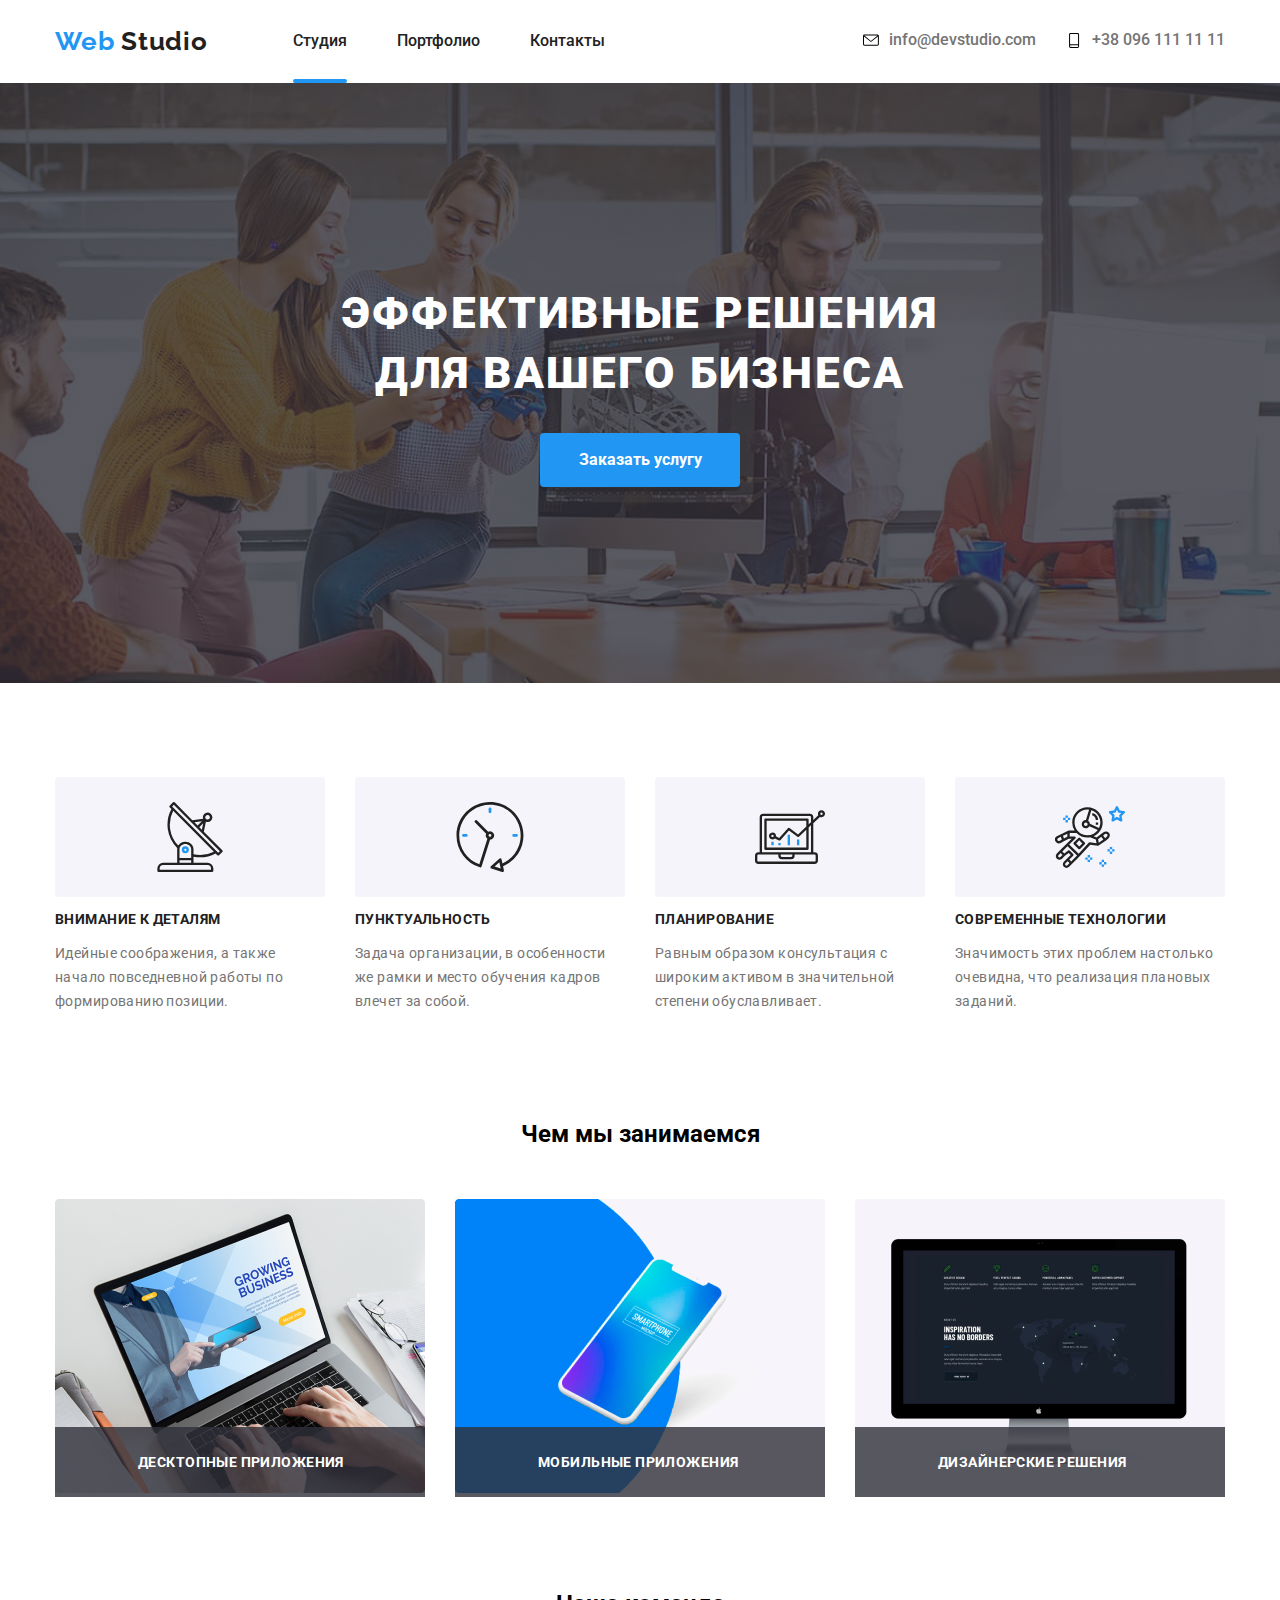
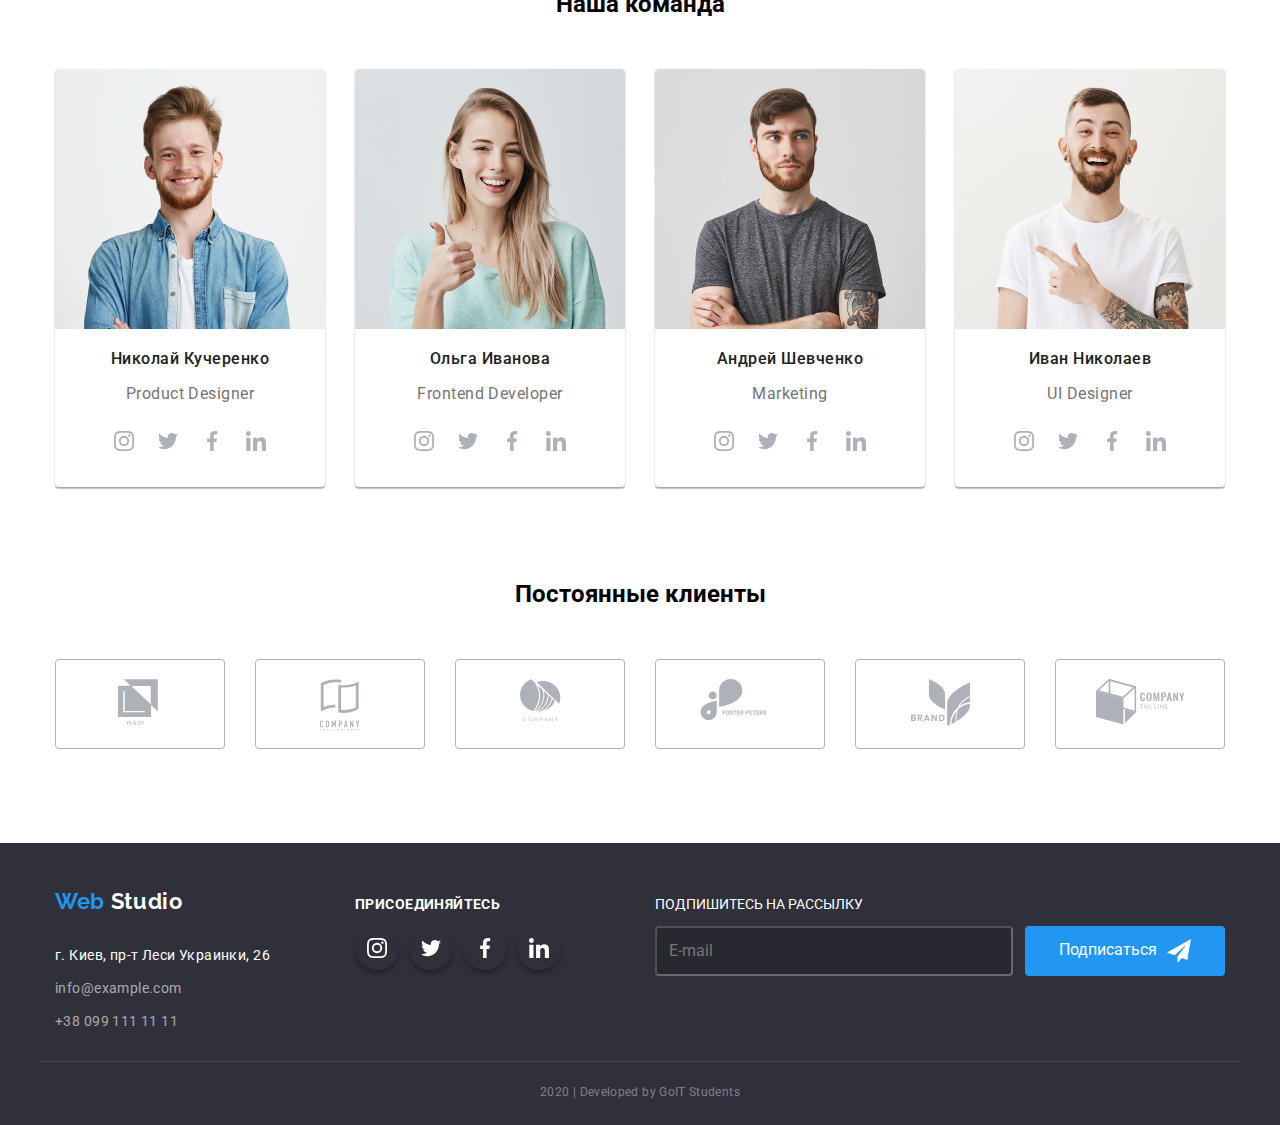
<file: index.html>
<!DOCTYPE html>
<html lang="en">
<head>
    <meta charset="UTF-8">
    <meta name="viewport" content="width=device-width, initial-scale=1.0">
    <title>web_studio.v.1</title>
    <link rel="stylesheet" href="https://cdnjs.cloudflare.com/ajax/libs/modern-normalize/0.6.0/modern-normalize.min.css">
    <link href="https://fonts.googleapis.com/css2?family=Raleway:wght@700&family=Roboto:wght@400;500;700&display=swap" rel="stylesheet">
    <link rel="stylesheet" href="./css/main.min.css">
</head>
<body class="page">
<!--шапка страницы-->
    <header class="content">
        <nav class="main-nav">
            <a class="logo" href="index.html">
            <p><span class="logo-color">Web</span> Studio</p>
            </a>

            <ul class="site-nav list">
                <li class="item active"> <a class="link" href="./index.html">Студия</a> </li>
                <li class="item"> <a class="link" href="./portfolio.html">Портфолио</a> </li>
                <li class="item"> <a class="link" href="">Контакты</a> </li>
            </ul>
            
            <address class="address-list">
                
                <ul class="list address-list">
                    <li class="item">
                        <a class="contacts link" href="mailto:info@devstudio.com">
                            <svg class="mail-icon"><use href="./img/symbol-defs2.svg#icon-mail"></use></svg>
                            info@devstudio.com</a>
                    </li>
                    <li class="item">
                        <a class="contacts link" href="tel:+380961111111">
                            <svg class="mail-icon"><use href="./img/symbol-defs2.svg#icon-phone"></use></svg>
                            +38 096 111 11 11</a>
                    </li>
                </ul>
            
            </address>
        
        
        </nav>  
    </header>
    <main>
        
            <!--герой-->
    <div class="hero-bgc">
        <section class="hero content">
            <h1 class="hero-title">Эффективные решения для вашего бизнеса</h1>
            <button class="button-submit" data-modal-open>Заказать услугу</button>
            <!-- <a class="button-link link" href="">Заказать услугу</a> -->
        </section>
    </div>    

            <!--Преимущества-->
            
        <section class="section-margin content">
            <h2 class="killer-margin">Наши преимущества</h2> <!--делаем не видимым в css, обозначает блок информации-->
            <ul class="advantages list">
                <li class="advantages-item"> 
                    <div class="pict_position">
                        <svg class="advantages-icon"><use href="./img/symbol-defs2.svg#icon-antena"></use></svg>
                    </div>
                    <h3 class="section-title">Внимание к деталям</h3> 
                    <p class="section-item">Идейные соображения, а также начало повседневной работы по формированию позиции.</p>   
                </li>

                <li class="advantages-item">
                    <div class="pict_position">
                        <svg class="advantages-icon"><use href="./img/symbol-defs2.svg#icon-clock"></use></svg>
                    </div>
                    <h3 class="section-title">Пунктуальность</h3>
                    <p class="section-item">Задача организации, в особенности же рамки и место обучения кадров влечет за собой.</p> 
                </li>

                <li class="advantages-item">
                    <div class="pict_position">
                        <svg class="advantages-icon"><use href="./img/symbol-defs2.svg#icon-diagram"></use></svg>
                    </div>
                    <h3 class="section-title">Планирование</h3> 
                    <p class="section-item">Равным образом консультация с широким активом в значительной степени обуславливает.</p>
                </li>

                <li class="advantages-item">
                    <div class="pict_position">
                        <svg class="advantages-icon"><use href="./img/symbol-defs2.svg#icon-astronaut"></use></svg>
                    </div>
                    <h3 class="section-title">Современные технологии</h3>
                    <p class="section-item">Значимость этих проблем настолько очевидна, что реализация плановых заданий.</p>  
                </li>
            </ul>
        </section>
         

            <!--Чем занимаемся-->
        <section class="section-margin content">
            <h2 class="h2-title">Чем мы занимаемся </h2>
            <ul class="work list">
                <li class="work-item">
                    <a class="work-img" href=""> <img src="./img/img1.png" alt="laptop">
                    <h3 class="work-title">Десктопные приложения</h3></a>
                </li>
                <li class="work-item"> 
                    <a class="work-img" href=""> <img src="./img/box.png" alt="smartphone"> 
                    <h3 class="work-title">Мобильные приложения</h3></li></a>
                <li class="work-item"> 
                    <a class="work-img" href=""> <img src="./img/img.png" alt="monitor"> 
                    <h3 class="work-title">Дизайнерские решения</h3></li></a>
            </ul>
        </section>
            

            <!--Наша команда-->
        <section class="content section-margin">
            <h2 class="h2-title">Наша команда</h2>
            <ul class="team list">
                <li class="team-item"> 
                    <img src="./img/img(0).png" alt="John Smith">
                    <h3 class="name">Николай Кучеренко</h3>
                    <p class="function">Product Designer</p> 
                    <!-- список пока не стилизуем, чтобы его было видно визуально -->
                        <ul class="social list">  
                            <li class="social-item"><a class="social-link" href="" aria-label="instagram">
                                <svg class="social-icon">
                                <use href="./img/symbol-defs2.svg#icon-instagram"></use>
                                </svg></a>
                            </li>
                            <li class="social-item"><a class="social-link" href="" aria-label="twitter">
                                <svg class="social-icon">
                                <use href="./img/symbol-defs2.svg#icon-twitter"></use>
                                </svg></a>
                            </li>
                            <li class="social-item"><a class="social-link" href="" aria-label="facebook">
                                <svg class="social-icon">
                                <use href="./img/symbol-defs2.svg#icon-facebook"></use>
                                </svg></a>
                            </li>
                            <li class="social-item"><a class="social-link" href="" aria-label="in">
                                <svg class="social-icon">
                                <use href="./img/symbol-defs2.svg#icon-linkedin"></use>
                                </svg></a>
                            </li>
                        </ul>
                        
                </li>
                
                
                <li class="team-item"> 
                    <img src="./img/img(1).png" alt="Marta Stewart">
                    <h3 class="name">Ольга Иванова</h3>
                    <p class="function">Frontend Developer</p> 
                    <!-- список пока не стилизуем, чтобы его было видно визуально -->
                    <ul class="social list">  
                        <li class="social-item"><a class="social-link" href="" aria-label="instagram">
                            <svg class="social-icon">
                            <use href="./img/symbol-defs2.svg#icon-instagram"></use>
                            </svg></a>
                        </li>
                        <li class="social-item"><a class="social-link" href="" aria-label="twitter">
                            <svg class="social-icon">
                            <use href="./img/symbol-defs2.svg#icon-twitter"></use>
                            </svg></a>
                        </li>
                        <li class="social-item"><a class="social-link" href="" aria-label="facebook">
                            <svg class="social-icon">
                            <use href="./img/symbol-defs2.svg#icon-facebook"></use>
                            </svg></a>
                        </li>
                        <li class="social-item"><a class="social-link" href="" aria-label="in">
                            <svg class="social-icon">
                            <use href="./img/symbol-defs2.svg#icon-linkedin"></use>
                            </svg></a>
                        </li>
                    </ul>
                </li>

                <li class="team-item"> 
                    <img src="./img/img(2).png" alt="Robert Jakis">
                    <h3 class="name">Андрей Шевченко</h3>
                    <p class="function">Marketing</p> 
                    <!-- список пока не стилизуем, чтобы его было видно визуально -->
                    <ul class="social list">  
                        <li class="social-item"><a class="social-link" href="" aria-label="instagram">
                            <svg class="social-icon">
                            <use href="./img/symbol-defs2.svg#icon-instagram"></use>
                            </svg></a>
                        </li>
                        <li class="social-item"><a class="social-link" href="" aria-label="twitter">
                            <svg class="social-icon">
                            <use href="./img/symbol-defs2.svg#icon-twitter"></use>
                            </svg></a>
                        </li>
                        <li class="social-item"><a class="social-link" href="" aria-label="facebook">
                            <svg class="social-icon">
                            <use href="./img/symbol-defs2.svg#icon-facebook"></use>
                            </svg></a>
                        </li>
                        <li class="social-item"><a class="social-link" href="" aria-label="in">
                            <svg class="social-icon">
                            <use href="./img/symbol-defs2.svg#icon-linkedin"></use>
                            </svg></a>
                        </li>
                    </ul>
                </li>

                <li class="team-item"> 
                    <img src="./img/img(3).png" alt="Martin Doe">
                    <h3 class="name">Иван Николаев</h3>
                    <p class="function">UI Designer</p> 
                    <!-- список пока не стилизуем, чтобы его было видно визуально -->
                    <ul class="social list">  
                        <li class="social-item"><a class="social-link" href="" aria-label="instagram">
                            <svg class="social-icon">
                            <use href="./img/symbol-defs2.svg#icon-instagram"></use>
                            </svg></a>
                        </li>
                        <li class="social-item"><a class="social-link" href="" aria-label="twitter">
                            <svg class="social-icon">
                            <use href="./img/symbol-defs2.svg#icon-twitter"></use>
                            </svg></a>
                        </li>
                        <li class="social-item"><a class="social-link" href="" aria-label="facebook">
                            <svg class="social-icon">
                            <use href="./img/symbol-defs2.svg#icon-facebook"></use>
                            </svg></a>
                        </li>
                        <li class="social-item"><a class="social-link" href="" aria-label="in">
                            <svg class="social-icon">
                            <use href="./img/symbol-defs2.svg#icon-linkedin"></use>
                            </svg></a>
                        </li>
                    </ul>
                </li>
                
            </ul>
        </section>
            
            <!--Постоянные клиенты-->
        <section class="content section-margin">
            <h2 class="h2-title">Постоянные клиенты</h2>
            <ul class="clients list">
                <li class="clients-item"><a class="clients-link" href=""><svg class="clients-icon1"><use href="./img/symbol-defs2.svg#icon-logo-1"></use></svg></a></li>
                <li class="clients-item"><a class="clients-link" href=""><svg class="clients-icon2"><use href="./img/symbol-defs2.svg#icon-logo-2"></use></svg></a></li>
                <li class="clients-item"><a class="clients-link" href=""><svg class="clients-icon3"><use href="./img/symbol-defs2.svg#icon-logo-3"></use></svg></a></li>
                <li class="clients-item"><a class="clients-link" href=""><svg class="clients-icon4"><use href="./img/symbol-defs2.svg#icon-logo-4"></use></svg></a></li>
                <li class="clients-item"><a class="clients-link" href=""><svg class="clients-icon5"><use href="./img/symbol-defs2.svg#icon-logo-5"></use></svg></a></li>
                <li class="clients-item"><a class="clients-link" href=""><svg class="clients-icon6"><use href="./img/symbol-defs2.svg#icon-logo-6"></use></svg></a></li>
            </ul>
        </section>
            
        
    </main>

        <!--Подвал-->
    <footer class="section-margin footer">
        <div class="content footer-contacts">
            <div class="column-one">
                <a class="footer-logo" href="index.html">
                    <p class="logo-margin"><span class="logo-color">Web</span> Studio</p>
                </a>
                <address class="footer-address tel-mail">
                    <p class="footer-address-item">г. Киев, пр-т Леси Украинки, 26</p>
                    <a class="link tel-mail-link" href="mailto:info@example.com" >info@example.com</a>
                    <a class="link tel-mail-link" href="tel:+380991111111">+38 099 111 11 11</a>
                </address>
            </div>
            <div class="column-two"> 
                <p class="connecting">присоединяйтесь</p>
                <ul class="social list">  
                    <li class="social-item"><a class="social-link" href="" aria-label="instagram">
                        <svg class="social-icon">
                        <use href="./img/symbol-defs2.svg#icon-instagram"></use>
                        </svg></a>
                    </li>
                    <li class="social-item"><a class="social-link" href="" aria-label="twitter">
                        <svg class="social-icon">
                        <use href="./img/symbol-defs2.svg#icon-twitter"></use>
                        </svg></a>
                    </li>
                    <li class="social-item"><a class="social-link" href="" aria-label="facebook">
                        <svg class="social-icon">
                        <use href="./img/symbol-defs2.svg#icon-facebook"></use>
                        </svg></a>
                    </li>
                    <li class="social-item"><a class="social-link" href="" aria-label="in">
                        <svg class="social-icon">
                        <use href="./img/symbol-defs2.svg#icon-linkedin"></use>
                        </svg></a>
                    </li>
                </ul>
            </div> 
            
            
                <form class="form">
                    <div class="form-field">
                        <p class="form-text">Подпишитесь на рассылку</p>
                            <div class="form-position">
                                <input type="email" placeholder="E-mail" class="form-input" name="email" id="email">
                                <button class="form-button" type="submit">Подписаться <svg class="button-icon"><use href="./img/symbol-defs-3.svg#icon-fly"></use></svg> </button>
                            </div>
                    </div>
                </form>

                  
        </div>       
              <div class="content dev_border"><p class="developed">2020 | Developed by GoIT Students </p></div>
      
    </footer>
    <!-- <button data-modal-open>open modal</button> -->
    <div class="backdrop is-hidden"data-modal>
        <div class="modal">
            <div class="modal-title">
                <b>Оставьте свои данные, мы вам перезвоним</b>
            </div>
            <div class="modal-fild">
                <input class="modal-input" placeholder=" " type="text" name="name" id="name">
                <label class="modal-label" for="name">Имя</label>
                <svg class="modal-icon"><use href="./img/symbol-defs-3.svg#icon-name-icon"></use></svg>
            </div> 
            <div class="modal-fild"> 
                <input class="modal-input" placeholder=" " type="tel" name="tel" id="tel">
                <label class="modal-label" for="tel">Телефон</label>
                <span class="tel-icon"></span>
                <svg class="modal-icon"><use href="./img/symbol-defs-3.svg#icon-tel-icon"></use></svg>
            </div>
            <div class="modal-fild">
                <input class="modal-input" placeholder=" " type="email" name="email" id="email">
                <label class="modal-label" for="email">Почта</label>
                <svg class="modal-icon"><use href="./img/symbol-defs-3.svg#icon-email-icon"></use></svg>
            </div>
            <div class="modal-comment">
                <textarea class="modal-textarea" placeholder=" " name="comment" id="comment" rows="10"></textarea>
                <label class="comment-label" for="comment">Комментарий</label>
            </div>
            <div class="checkbox-fild">
                 <input type="checkbox" class="checkbox" required name="agree" id="agree">
                <label class="checkbox-label" for="agree">соглашаюсь с рассылкой и принимаю <a class="agree-link" href="">Условия договора</a></label>
            </div>
          <button class="button-close" data-modal-close></button> 
          <button class="button-submit" type="submit">Отправить</button>
        </div>

    </div>
    <!-- <script>
        (() => {
        document
          .querySelector('.js-speaker-form')
          .addEventListener('submit', e => {
            e.preventDefault();
            new FormData(e.currentTarget).forEach((value, name) =>
              console.log(${name}: ${value}),
            );
            e.currentTarget.reset();
          });
      })();
    </script> -->
    <script>
        (() => {
  const refs = {
    openModalBtn: document.querySelector('[data-modal-open]'),
    closeModalBtn: document.querySelector('[data-modal-close]'),
    modal: document.querySelector('[data-modal]'),
  };

  refs.openModalBtn.addEventListener('click', toggleModal);
  refs.closeModalBtn.addEventListener('click', toggleModal);

  function toggleModal() {
    refs.modal.classList.toggle('is-hidden');
  }
})();
    </script>
</body>
</html>
</file>
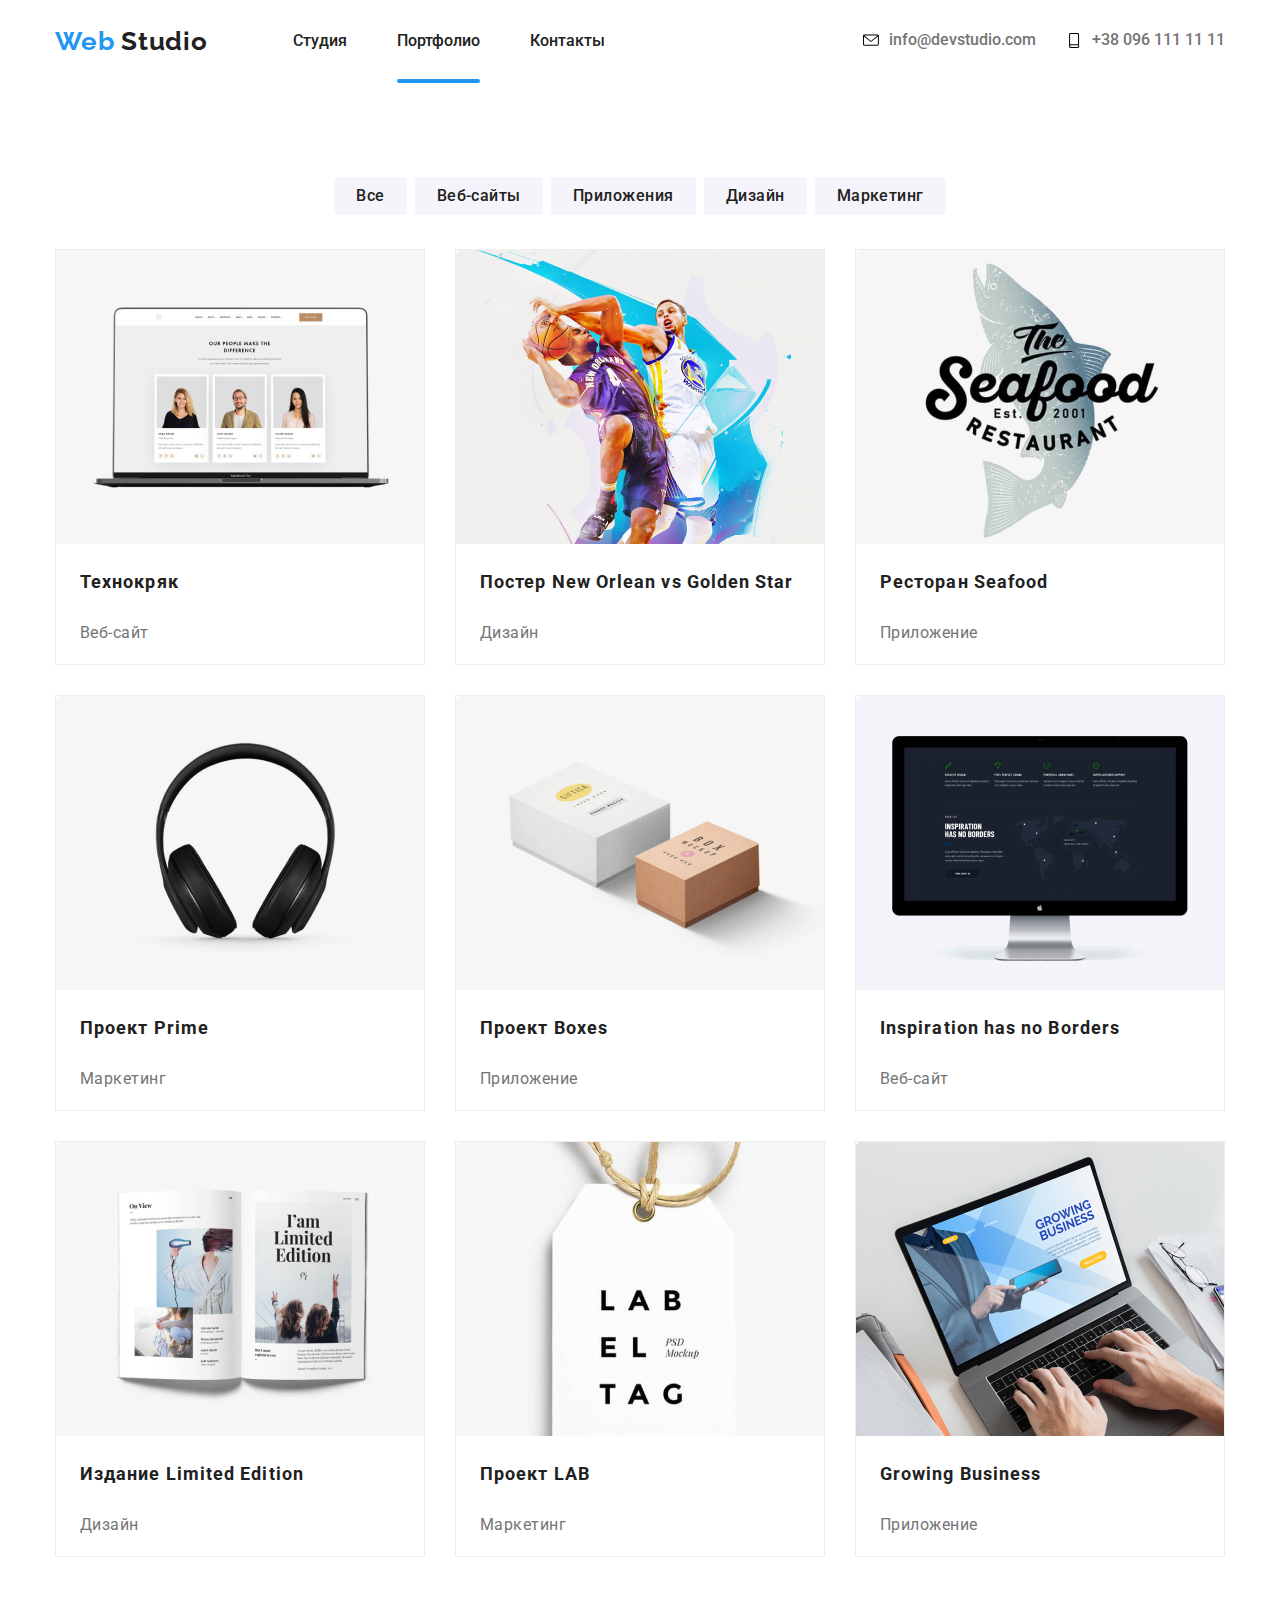
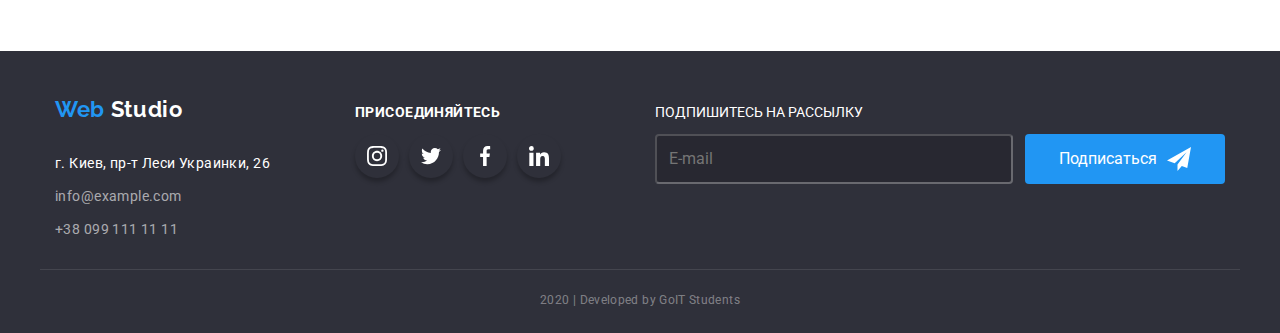
<file: portfolio.html>
<!DOCTYPE html>
<html lang="en">
<head>
    <meta charset="UTF-8">
    <meta name="viewport" content="width=device-width, initial-scale=1.0">
    <title>web_studio.v.2</title>
    <link rel="stylesheet" href="https://cdnjs.cloudflare.com/ajax/libs/modern-normalize/0.6.0/modern-normalize.min.css">
    <link href="https://fonts.googleapis.com/css2?family=Raleway:wght@700&family=Roboto:wght@400;500;700&display=swap" rel="stylesheet">
    <link rel="stylesheet" href="./css/main.min.css">
</head>
<body class="page">

    <h1 class="killer-margin dn">portfolio</h1> <!--сделать невидимым, заголовок страницы-->
    <header class=" border content">
        <nav class="main-nav">
            <a class="logo" href="index.html">
                <p><span class="logo-color">Web</span> Studio</p>
            </a>

            <ul class="site-nav list">
                <li class="item"> <a class="link" href="./index.html">Студия</a> </li>
                <li class="item active"> <a class="link" href="./portfolio.html">Портфолио</a> </li>
                <li class="item"> <a class="link" href="">Контакты</a> </li>
            </ul>
            <address class="address-list">
                <ul class="list address-list">
                    <li class="item">
                        <a class="contacts link" href="mailto:info@devstudio.com">
                            <svg class="mail-icon"><use href="./img/symbol-defs2.svg#icon-mail"></use></svg>
                            info@devstudio.com</a>
                    </li>
                    <li class="item">
                        <a class="contacts link" href="tel:+380961111111">
                            <svg class="mail-icon"><use href="./img/symbol-defs2.svg#icon-phone"></use></svg>
                            +38 096 111 11 11</a>
                    </li>
                </ul>
            </address>
        
        </nav>  
    </header>

    <main>
        <!--блок ссылок 1-->
        <section class="content section-margin">
            <h2 class="dn">блок ссылок 1</h2> <!--сделать невидимым-->
            <div class="radio">
                <div class="radio-item">
                <input type="radio" class="radio-button" name="all" id="all">
                <label for="all" class="radio-label">Все</label>
                </div>
                <div class="radio-item">
                <input type="radio" class="radio-button" name="web-sites" id="web-sites">
                <label for="web-sites" class="radio-label">Веб-сайты</label>
                </div>
                <div class="radio-item">
                <input type="radio" class="radio-button" name="appendix" id="appendix">
                <label for="appendix" class="radio-label">Приложения</label>
                </div>
                <div class="radio-item">
                <input type="radio" class="radio-button" name="design" id="design">
                <label for="design" class="radio-label">Дизайн</label>
                </div>
                <div class="radio-item">
                <input type="radio" class="radio-button" name="marketing" id="marketing">
                <label for="marketing" class="radio-label">Маркетинг</label>
                </div>
            </div>
        </section>

        <section class="content projects">
            <h2 class="killer-margin">блок ссылок 2</h2>
            <ul class="list projects">
                <li class="card">
                    <a class="card-link link" href="">
                        <div class="projects-modal">
                            <img src="./img/img_hw2/tehno.jpg" alt="Технокряк">
                            <p class="card-text">Технокряк это современная площадка распространения коронавируса.
                            Компании используют эту платформу для цифрового шпионажа и атак
                            на защищённые сервера конкурентов</p>
                        </div>
                        <h3 class="projects-title">Технокряк</h3>
                        <p class="projects-item">Веб-сайт</p>
                
                    </a>
                                     
                </li>
                <li class="card">
                    <a class="card-link link" href="">
                        <div class="projects-modal">
                        <img src="./img/img_hw2/img.jpg" alt="Баскетбол">
                        <p class="card-text">Технокряк это современная площадка распространения коронавируса.
                            Компании используют эту платформу для цифрового шпионажа и атак
                            на защищённые сервера конкурентов</p> </div>
                        <h3 class="projects-title">Постер New Orlean vs Golden Star</h3>
                        <p class="projects-item">Дизайн</p>
                        
                    </a>
                </li>
                <li class="card">
                    <a class="card-link link" href="">
                        <div class="projects-modal">
                            <img src="./img/img_hw2/img1.jpg" alt="Ресторан_Seafood">
                            <p class="card-text">Технокряк это современная площадка распространения коронавируса.
                            Компании используют эту платформу для цифрового шпионажа и атак
                            на защищённые сервера конкурентов</p> 
                        </div>
                        <h3 class="projects-title">Ресторан Seafood</h3>
                        <p class="projects-item">Приложение</p>    
                    </a>
                </li>

                <li class="card">
                    <a class="card-link link" href="">
                        <div class="projects-modal">
                            <img src="./img/img_hw2/img2.jpg" alt="Наушники">
                            <p class="card-text">Технокряк это современная площадка распространения коронавируса.
                            Компании используют эту платформу для цифрового шпионажа и атак
                            на защищённые сервера конкурентов</p> 
                        </div>
                        <h3 class="projects-title">Проект Prime</h3>
                        <p class="projects-item">Маркетинг</p>
                    </a>
                </li>

                <li class="card">
                    <a class="card-link link" href="">
                        <div class="projects-modal">
                            <img src="./img/img_hw2/img3.jpg" alt="Коробки">
                            <p class="card-text">Технокряк это современная площадка распространения коронавируса.
                            Компании используют эту платформу для цифрового шпионажа и атак
                            на защищённые сервера конкурентов</p> 
                        </div>
                        <h3 class="projects-title">Проект Boxes</h3>
                        <p class="projects-item">Приложение</p>
                    </a>
                </li>

                <li class="card">
                    <a class="card-link link" href="">
                        <div class="projects-modal">
                        <img src="./img/img_hw2/img4.jpg" alt="Монитор">
                        <p class="card-text">Технокряк это современная площадка распространения коронавируса.
                            Компании используют эту платформу для цифрового шпионажа и атак
                            на защищённые сервера конкурентов</p> 
                        </div>
                        <h3 class="projects-title">Inspiration has no Borders</h3>
                        <p class="projects-item">Веб-сайт</p>
                    </a>
                </li>

                <li class="card">
                    <a class="card-link link" href="">
                        <div class="projects-modal">
                            <img src="./img/img_hw2/img5.jpg" alt="Журнал">
                            <p class="card-text">Технокряк это современная площадка распространения коронавируса.
                            Компании используют эту платформу для цифрового шпионажа и атак
                            на защищённые сервера конкурентов</p> 
                        </div>
                        <h3 class="projects-title">Издание Limited Edition</h3>
                        <p class="projects-item">Дизайн</p>
                    </a>
                </li>

                <li class="card">
                    <a class="card-link link" href="">
                        <div class="projects-modal">
                            <img src="./img/img_hw2/img6.jpg" alt="Лейба">
                            <p class="card-text">Технокряк это современная площадка распространения коронавируса.
                            Компании используют эту платформу для цифрового шпионажа и атак
                            на защищённые сервера конкурентов</p> 
                        </div>
                        <h3 class="projects-title">Проект LAB</h3>
                        <p class="projects-item">Маркетинг</p>
                    </a>
                </li>
                <li class="card">
                    <a class="card-link link" href="">
                        <div class="projects-modal">
                            <img src="./img/img_hw2/img7.jpg" alt="Ноутбук">
                            <p class="card-text">Технокряк это современная площадка распространения коронавируса.
                            Компании используют эту платформу для цифрового шпионажа и атак
                            на защищённые сервера конкурентов</p> 
                        </div>
                        <h3 class="projects-title">Growing Business</h3>
                        <p class="projects-item">Приложение</p>
                    </a>
                </li>
                
            </ul>
        </section>
    </main>

    <footer class="section-margin footer">
        <div class="content footer-contacts">
            <div class="column-one">
                <a class="footer-logo" href="index.html">
                    <p class="logo-margin"><span class="logo-color">Web</span> Studio</p>
                </a>
                <address class="footer-address tel-mail">
                    <p class="footer-address-item">г. Киев, пр-т Леси Украинки, 26</p>
                    <a class="link tel-mail-link" href="mailto:info@example.com" >info@example.com</a>
                    <a class="link tel-mail-link" href="tel:+380991111111">+38 099 111 11 11</a>
                </address>
            
            </div>
            <div class="column-two"> 
                <p class="connecting">присоединяйтесь</p>
                <ul class="social list">  
                    <li class="social-item"><a class="social-link" href="" aria-label="instagram">
                        <svg class="social-icon">
                        <use href="./img/symbol-defs2.svg#icon-instagram"></use>
                        </svg></a>
                    </li>
                    <li class="social-item"><a class="social-link" href="" aria-label="twitter">
                        <svg class="social-icon">
                        <use href="./img/symbol-defs2.svg#icon-twitter"></use>
                        </svg></a>
                    </li>
                    <li class="social-item"><a class="social-link" href="" aria-label="facebook">
                        <svg class="social-icon">
                        <use href="./img/symbol-defs2.svg#icon-facebook"></use>
                        </svg></a>
                    </li>
                    <li class="social-item"><a class="social-link" href="" aria-label="in">
                        <svg class="social-icon">
                        <use href="./img/symbol-defs2.svg#icon-linkedin"></use>
                        </svg></a>
                    </li>
                </ul>
            </div>
            <form class="form">
                <div class="form-field">
                    <p class="form-text">Подпишитесь на рассылку</p>
                        <div class="form-position">
                            <input type="email" placeholder="E-mail" class="form-input" name="email" id="email">
                            <button class="form-button" type="submit">Подписаться <svg class="button-icon"><use href="./img/symbol-defs-3.svg#icon-fly"></use></svg> </button>
                        </div>
                </div>
            </form>       
        </div>       
        <div class="content dev_border"><p class="developed">2020 | Developed by GoIT Students </p></div>
      
    </footer>
</body>
</html>
</file>
<file: css/main.min.css>
/*! modern-normalize v0.7.0 | MIT License | https://github.com/sindresorhus/modern-normalize */*,*::before,*::after{-webkit-box-sizing:border-box;box-sizing:border-box}:root{-moz-tab-size:4;-o-tab-size:4;tab-size:4}html{line-height:1.15;-webkit-text-size-adjust:100%}body{margin:0}body{font-family:system-ui,-apple-system,"Segoe UI",Roboto,Helvetica,Arial,sans-serif,"Apple Color Emoji","Segoe UI Emoji"}hr{height:0}abbr[title]{-webkit-text-decoration:underline dotted;text-decoration:underline dotted}b,strong{font-weight:bolder}code,kbd,samp,pre{font-family:ui-monospace, SFMono-Regular, Consolas, 'Liberation Mono', Menlo, monospace;font-size:1em}small{font-size:80%}sub,sup{font-size:75%;line-height:0;position:relative;vertical-align:baseline}sub{bottom:-0.25em}sup{top:-0.5em}button,input,optgroup,select,textarea{font-family:inherit;font-size:100%;line-height:1.15;margin:0}button,select{text-transform:none}button,[type='button'],[type='reset'],[type='submit']{-webkit-appearance:button}button::-moz-focus-inner,[type='button']::-moz-focus-inner,[type='reset']::-moz-focus-inner,[type='submit']::-moz-focus-inner{border-style:none;padding:0}button:-moz-focusring,[type='button']:-moz-focusring,[type='reset']:-moz-focusring,[type='submit']:-moz-focusring{outline:1px dotted ButtonText}legend{padding:0}progress{vertical-align:baseline}[type='number']::-webkit-inner-spin-button,[type='number']::-webkit-outer-spin-button{height:auto}[type='search']{-webkit-appearance:textfield;outline-offset:-2px}[type='search']::-webkit-search-decoration{-webkit-appearance:none}::-webkit-file-upload-button{-webkit-appearance:button;font:inherit}summary{display:list-item}.page{background-color:#fff;font-family:"Roboto",sans-serif;-webkit-box-sizing:border-box;box-sizing:border-box}.list{list-style:none;padding:0;margin:0}.link{text-decoration:none}.logo{font-family:Raleway;font-weight:bold;font-size:26px;line-height:31px;letter-spacing:0.03em;text-decoration:none;color:#212121}.logo-color{color:#2196F3}.content{width:1200px;padding-left:15px;padding-right:15px;margin-right:auto;margin-left:auto}.main-nav{display:-webkit-box;display:-ms-flexbox;display:flex;-webkit-box-align:center;-ms-flex-align:center;align-items:center}.site-nav{display:-webkit-box;display:-ms-flexbox;display:flex;margin-left:85px;font-family:"Roboto",sans-serif}.site-nav .item{margin-left:auto;position:relative}.site-nav .active::after{content:'';position:absolute;bottom:0;left:0;height:4px;width:100%;background-color:#2196F3;border-radius:4px}.site-nav .item:not(:last-child){margin-right:50px}.site-nav .link{display:block;color:#212121;font-family:"Roboto",sans-serif;font-weight:500;padding-top:32px;padding-bottom:32px;-webkit-transition-property:color;transition-property:color;-webkit-transition-duration:250ms;transition-duration:250ms;-webkit-transition-timing-function:cubic-bezier(0.4, 0, 0.2, 1);transition-timing-function:cubic-bezier(0.4, 0, 0.2, 1)}.site-nav .link:hover,.site-nav .link:focus{color:#2196F3}.address-list{display:-webkit-box;display:-ms-flexbox;display:flex;margin-left:auto}.address-list .item:not(:last-child){margin-right:30px}.address-list .contacts{display:-webkit-inline-box;display:-ms-inline-flexbox;display:inline-flex;-webkit-box-align:center;-ms-flex-align:center;align-items:center;color:#757575;font-style:normal;font-weight:500;-webkit-transition:color 250ms cubic-bezier(0.4, 0, 0.2, 1);transition:color 250ms cubic-bezier(0.4, 0, 0.2, 1)}.address-list .contacts:hover,.address-list .contacts:focus{color:#2196F3;fill:#2196F3}.address-list .contacts:hover svg,.address-list .contacts:focus svg{fill:#2196F3}.address-list .mail-icon{width:16px;height:15px;margin-right:10px;-webkit-transition:fill 250ms cubic-bezier(0.4, 0, 0.2, 1);transition:fill 250ms cubic-bezier(0.4, 0, 0.2, 1)}.hero-bgc{max-width:1600px;max-height:600px;margin-left:auto;margin-right:auto;background-repeat:no-repeat;background-position:center;background-image:-webkit-gradient(linear, left top, left bottom, from(rgba(47,48,58,0.8)), to(rgba(47,48,58,0.8))),url(../img/hw4/hero.jpg);background-image:linear-gradient(rgba(47,48,58,0.8), rgba(47,48,58,0.8)),url(../img/hw4/hero.jpg)}.hero-bgc .hero{width:600px;padding:200px 0px}.hero-bgc .hero .hero-title{font-family:Roboto;font-weight:900;font-size:44px;line-height:60px;text-align:center;letter-spacing:0.05em;text-transform:uppercase;max-width:696px;margin-left:auto;margin-right:auto;margin-bottom:30px;margin-top:0px;color:#fff}.hero-bgc .hero .button-submit{display:block;font-family:Roboto;font-weight:bold;font-size:16px;line-height:30px;text-align:center;margin-left:auto;margin-right:auto;width:200px;color:#fff;background-color:#2196F3;border-radius:4px;border-color:transparent;padding:10px 32px;-webkit-box-shadow:0px 4px rgba(0,0,0,0.15);box-shadow:0px 4px rgba(0,0,0,0.15)}.killer-margin{display:none}.advantages{display:-webkit-box;display:-ms-flexbox;display:flex}.advantages .advantages-item:not(:last-child){margin-right:30px}.advantages .pict_position{width:270px;height:120px;padding:25px 100px;background-color:#F5F4FA;border-radius:4px}.advantages .pict_position .advantages-icon{width:70px;height:70px}.advantages .section-title{font-family:Roboto;font-weight:bold;font-size:14px;line-height:16px;letter-spacing:0.03em;text-transform:uppercase;color:#212121}.advantages .section-item{font-family:Roboto;font-weight:normal;font-size:14px;line-height:24px;letter-spacing:0.03em;color:#757575;text-align:left;width:270px}.section-margin{margin-top:94px}.work{display:-webkit-box;display:-ms-flexbox;display:flex}.work .work-item{position:relative}.work .work-item:not(:last-child){margin-right:30px}.work .work-title{position:absolute;bottom:27px;left:83px;font-family:"Roboto",sans-serif;font-weight:bold;font-size:14px;line-height:16px;letter-spacing:0.03em;text-transform:uppercase;color:#fff;margin-top:0;margin-bottom:0}.work .work-img{position:relative}.work .work-img::before{content:'';position:absolute;bottom:0;left:0;width:370px;height:70px;background-color:rgba(47,48,58,0.8)}.h2-title{text-align:center;margin-bottom:50px;margin-top:0px}.team{display:-webkit-box;display:-ms-flexbox;display:flex}.team .team-item{-webkit-box-shadow:0px 2px 1px rgba(0,0,0,0.2),0px 1px 1px rgba(0,0,0,0.14),0px 1px 3px rgba(0,0,0,0.12);box-shadow:0px 2px 1px rgba(0,0,0,0.2),0px 1px 1px rgba(0,0,0,0.14),0px 1px 3px rgba(0,0,0,0.12);border-radius:0px 0px 4px 4px}.team .team-item:not(:last-child){margin-right:30px}.team .name{font-family:"Roboto",sans-serif;font-weight:500;font-size:16px;line-height:19px;text-align:center;letter-spacing:0.03em;color:#212121}.team .function{font-family:"Roboto",sans-serif;font-weight:normal;font-size:16px;line-height:19px;text-align:center;letter-spacing:0.03em;color:#757575}.team .social{display:-webkit-box;display:-ms-flexbox;display:flex;-webkit-box-pack:center;-ms-flex-pack:center;justify-content:center}.team .social-item{margin-bottom:24px;width:44px;height:44px}.team .social-item+.team .social-item{margin-left:10px}.team .social-link{display:block;width:44px;height:44px;padding:12px;margin-bottom:24px;border-radius:100px;-webkit-transition-property:background-color;transition-property:background-color;-webkit-transition-duration:250ms;transition-duration:250ms;-webkit-transition-timing-function:cubic-bezier(0.4, 0, 0.2, 1);transition-timing-function:cubic-bezier(0.4, 0, 0.2, 1)}.team .social-link:hover,.team .social-link:focus{background-color:#2196F3;border-radius:100px}.team .social-link:hover svg,.team .social-link:focus svg{fill:#fff}.team .social-icon{width:20px;height:20px;fill:#AFB1B8;-webkit-transition:fill 250ms cubic-bezier(0.4, 0, 0.2, 1);transition:fill 250ms cubic-bezier(0.4, 0, 0.2, 1)}.clients{display:-webkit-box;display:-ms-flexbox;display:flex;-webkit-box-pack:justify;-ms-flex-pack:justify;justify-content:space-between}.clients-item{width:170px;height:90px}.clients-link{display:inline-block;width:170px;height:90px;border-radius:4px;border:solid #AFB1B8;border-width:1px;text-align:center;padding:19px 0px;-webkit-transition:all 250ms cubic-bezier(0.4, 0, 0.2, 1);transition:all 250ms cubic-bezier(0.4, 0, 0.2, 1)}.clients-link:hover svg,.clients-link:focus svg{fill:#2196F3}.clients-link:hover,.clients-link:focus{border-color:#2196F3}.clients-icon1{width:44px;height:49px;fill:#AFB1B8;-webkit-transition:fill 250ms cubic-bezier(0.4, 0, 0.2, 1);transition:fill 250ms cubic-bezier(0.4, 0, 0.2, 1)}.clients-icon2{width:40px;height:52px;fill:#AFB1B8;-webkit-transition:fill 250ms cubic-bezier(0.4, 0, 0.2, 1);transition:fill 250ms cubic-bezier(0.4, 0, 0.2, 1)}.clients-icon3{width:41px;height:43px;fill:#AFB1B8;-webkit-transition:fill 250ms cubic-bezier(0.4, 0, 0.2, 1);transition:fill 250ms cubic-bezier(0.4, 0, 0.2, 1)}.clients-icon4{width:80px;height:42px;fill:#AFB1B8;-webkit-transition:fill 250ms cubic-bezier(0.4, 0, 0.2, 1);transition:fill 250ms cubic-bezier(0.4, 0, 0.2, 1)}.clients-icon5{width:59px;height:47px;fill:#AFB1B8;-webkit-transition:fill 250ms cubic-bezier(0.4, 0, 0.2, 1);transition:fill 250ms cubic-bezier(0.4, 0, 0.2, 1)}.clients-icon6{width:89px;height:46px;fill:#AFB1B8;-webkit-transition:fill 250ms cubic-bezier(0.4, 0, 0.2, 1);transition:fill 250ms cubic-bezier(0.4, 0, 0.2, 1)}.footer{background-color:#2F303A;padding-bottom:21px}.footer-contacts{display:-webkit-box;display:-ms-flexbox;display:flex;-webkit-box-pack:center;-ms-flex-pack:center;justify-content:center;-webkit-box-align:baseline;-ms-flex-align:baseline;align-items:baseline;margin-bottom:28px}.column-one{width:231px;text-align:left;margin-right:69px}.column-one .footer-logo{font-size:22px;line-height:26px;font-family:Raleway;font-weight:bold;letter-spacing:0.03em;text-decoration:none;color:#fff}.column-one .logo-margin{margin-bottom:0;margin-top:45px}.column-one .logo-color{color:.column-one .logo-color accent-color}.footer-address{font-family:"Roboto",sans-serif;font-style:normal;font-weight:normal;font-size:14px;line-height:24px;margin-top:20px;letter-spacing:0.03em;color:#fff}.tel-mail{display:-webkit-box;display:-ms-flexbox;display:flex;-webkit-box-orient:vertical;-webkit-box-direction:normal;-ms-flex-direction:column;flex-direction:column;-webkit-box-pack:baseline;-ms-flex-pack:baseline;justify-content:baseline}.footer-address-item{margin-top:9px;margin-bottom:0}.tel-mail-link{margin-top:9px;color:rgba(255,255,255,0.6)}.column-two{margin-right:94px}.column-two .connecting{font-family:"Roboto",sans-serif;font-style:normal;font-weight:bold;font-size:14px;line-height:16px;letter-spacing:0.03em;text-transform:uppercase;color:#fff}.column-two .social{display:-webkit-box;display:-ms-flexbox;display:flex;-webkit-box-pack:center;-ms-flex-pack:center;justify-content:center}.column-two .social-item{margin-bottom:24px;width:44px;height:44px}.column-two .social-item+.social-item{margin-left:10px}.column-two .social-link{display:block;width:44px;height:44px;padding:12px;margin-bottom:24px;border-radius:100px;-webkit-box-shadow:0px 4px 4px rgba(0,0,0,0.25);box-shadow:0px 4px 4px rgba(0,0,0,0.25);-webkit-transition-property:background-color;transition-property:background-color;-webkit-transition-duration:250ms;transition-duration:250ms;-webkit-transition-timing-function:cubic-bezier(0.4, 0, 0.2, 1);transition-timing-function:cubic-bezier(0.4, 0, 0.2, 1)}.column-two .social-link:hover,.column-two .social-link:focus{background-color:#2196F3;border-radius:100px}.column-two .social-icon{width:20px;height:20px;fill:#fff;-webkit-transition:fill 250ms cubic-bezier(0.4, 0, 0.2, 1);transition:fill 250ms cubic-bezier(0.4, 0, 0.2, 1)}.form{text-align:right}.form-field{display:block}.form-text{display:-webkit-box;display:-ms-flexbox;display:flex;font-family:"Roboto",sans-serif;font-style:Bold;font-size:14px;line-height:16px;text-align:Left;letter-spacing:3%;text-transform:uppercase;color:#fff}.form-position{display:-webkit-box;display:-ms-flexbox;display:flex}.form-input{width:358px;height:50px;margin-right:12px;padding:18px 12px;border-radius:4px;border-color:rgba(255,255,255,0.3);background-color:rgba(0,0,0,0.15);color:#fff}.form-input:focus .form-label{-webkit-transform:translateY(-5px) translateX(-10px);transform:translateY(-5px) translateX(-10px)}.form-button{display:-webkit-inline-box;display:-ms-inline-flexbox;display:inline-flex;-webkit-box-align:center;-ms-flex-align:center;align-items:center;width:200px;height:50px;background-color:#2196F3;color:#fff;border-radius:4px;border-color:transparent;text-align:center;padding:10px 32px}.button-icon{fill:#fff;width:24px;height:24px;margin-left:10px}.developed{font-family:"Roboto",sans-serif;font-style:normal;font-weight:normal;font-size:12px;line-height:24px;text-align:center;letter-spacing:0.03em;color:rgba(255,255,255,0.4);margin-top:0;margin-bottom:0}.dev_border{border-top:1px solid rgba(255,255,255,0.1);padding-top:18px}.backdrop{position:fixed;top:0;left:0;width:100%;height:100%;background-color:rgba(33,33,33,0.2);-webkit-transition:all 250ms cubic-bezier(0.4, 0, 0.2, 1);transition:all 250ms cubic-bezier(0.4, 0, 0.2, 1)}.backdrop.is-hidden{opacity:0;pointer-events:none;-webkit-transition:all 250ms cubic-bezier(0.4, 0, 0.2, 1);transition:all 250ms cubic-bezier(0.4, 0, 0.2, 1)}.modal{position:absolute;top:50%;left:50%;-webkit-transform:translate(-50%, -50%);transform:translate(-50%, -50%);min-width:528px;min-height:581px;padding:40px;border-radius:4px;background-color:white;-webkit-box-shadow:0px 2px rgba(0,0,0,0.2),0px 1px rgba(0,0,0,0.14),0px 1px rgba(0,0,0,0.12);box-shadow:0px 2px rgba(0,0,0,0.2),0px 1px rgba(0,0,0,0.14),0px 1px rgba(0,0,0,0.12)}.modal-title{text-align:center;font-size:20px;line-height:23px;letter-spacing:3%;margin-bottom:30px}.modal-fild{position:relative;display:-webkit-box;display:-ms-flexbox;display:flex;-webkit-box-orient:vertical;-webkit-box-direction:normal;-ms-flex-direction:column;flex-direction:column;margin-bottom:28px}.modal-input{padding:12px 42px;border-radius:4px;border:1px solid rgba(33,33,33,0.2);-webkit-transition:200ms ease border;transition:200ms ease border}.modal-input:focus{outline:none;border-color:#2196F3}.modal-label{position:absolute;top:50%;left:42px;-webkit-transform:translateY(-50%);transform:translateY(-50%);font-size:14px;line-height:16px;color:#757575;letter-spacing:0.01em;-webkit-transition:200ms ease all;transition:200ms ease all}.modal-input:not(:placeholder-shown)+.modal-label,.modal-input:focus+.modal-label{-webkit-transform:translate(-26px, -40px);transform:translate(-26px, -40px);color:#2196F3}.modal-icon{position:absolute;top:50%;left:16px;-webkit-transform:translateY(-50%);transform:translateY(-50%);width:18px;height:18px}.modal-input:focus ~ .modal-icon{fill:#2196F3}.modal-comment{position:relative;display:-webkit-box;display:-ms-flexbox;display:flex;-webkit-box-orient:vertical;-webkit-box-direction:normal;-ms-flex-direction:column;flex-direction:column;margin-bottom:20px;font-family:inherit}.comment-label{position:absolute;top:12px;left:16px;-webkit-transform:translateY(-50%);transform:translateY(-50%);font-size:14px;line-height:16px;color:#757575;letter-spacing:0.01em;-webkit-transition:200ms ease all;transition:200ms ease all}.modal-textarea{padding:12px 16px;border-radius:4px;border:1px solid rgba(33,33,33,0.2);-webkit-transition:200ms ease border;transition:200ms ease border}.modal-textarea:not(:placeholder-shown)+.comment-label,.modal-textarea:focus+.comment-label{-webkit-transform:translate(-5px, -33px);transform:translate(-5px, -33px);color:#2196F3}.checkbox{-webkit-appearance:none;-moz-appearance:none;appearance:none;position:absolute}.checkbox-fild{text-align:center;margin-bottom:30px;font-size:14px;line-height:24px;color:#757575}.checkbox-fild,.checkbox-label{display:-webkit-inline-box;display:-ms-inline-flexbox;display:inline-flex;-webkit-box-align:center;-ms-flex-align:center;align-items:center}.checkbox ~ .checkbox-label:before{content:'';display:block;width:15px;height:15px;border:2px solid #212121;border-radius:3px;margin-right:8px}.checkbox:checked ~ .checkbox-label:before{background-color:#2196F3;border-color:transparent;background-image:url(../img/galka.svg);background-size:15px;background-position:center;background-repeat:no-repeat}.agree-link{color:#2196F3;margin-left:5px}.button-submit{display:block;font-family:#757575;font-weight:bold;font-size:16px;line-height:30px;text-align:center;margin-left:auto;margin-right:auto;width:200px;color:#fff;background-color:#2196F3;border-radius:4px;border-color:transparent;padding:10px 32px;-webkit-box-shadow:0px 4px rgba(0,0,0,0.15);box-shadow:0px 4px rgba(0,0,0,0.15)}.button-close{position:absolute;top:0;right:0;width:30px;height:30px;background-image:url(../img/close.svg);background-color:#fff;border-radius:100px;border-color:transparent;background-repeat:no-repeat;background-position:center;-webkit-transform:translate(9px, -9px);transform:translate(9px, -9px);-webkit-box-shadow:0px 2px 1px rgba(0,0,0,0.2),0px 1px 1px rgba(0,0,0,0.14),0px 1px 3px rgba(0,0,0,0.12);box-shadow:0px 2px 1px rgba(0,0,0,0.2),0px 1px 1px rgba(0,0,0,0.14),0px 1px 3px rgba(0,0,0,0.12)}.is-hidden{opacity:0;pointer-events:none;-webkit-transition:all 250ms cubic-bezier(0.4, 0, 0.2, 1);transition:all 250ms cubic-bezier(0.4, 0, 0.2, 1)}.radio{display:-webkit-box;display:-ms-flexbox;display:flex;-webkit-box-pack:center;-ms-flex-pack:center;justify-content:center;margin-bottom:34px}.radio-button{-webkit-appearance:none;-moz-appearance:none;appearance:none;position:absolute}.radio-item{font-family:#757575;font-style:normal;font-weight:500;font-size:16px;line-height:26px;text-align:center;letter-spacing:0.03em;color:#212121;background-color:#F5F4FA;border-radius:4px;border:transparent;padding:6px 22px;height:38px;-webkit-transition:all 250ms cubic-bezier(0.4, 0, 0.2, 1);transition:all 250ms cubic-bezier(0.4, 0, 0.2, 1)}.radio-item+.radio-item{margin-left:8px}.radio-item:hover,.radio-item:focus{background-color:#2196F3;color:#fff}.dn{display:none}.projects{display:-webkit-box;display:-ms-flexbox;display:flex;-ms-flex-wrap:wrap;flex-wrap:wrap}.card{width:calc((100% - 60px) / 3);margin-right:30px;border:1px solid #EEEEEE;margin-bottom:30px;display:block}.card:hover,.card:focus{-webkit-box-shadow:0px 1px 4px rgba(0,0,0,0.16),0px 0px 4px rgba(0,0,0,0.06),0px 0px 4px rgba(0,0,0,0.25);box-shadow:0px 1px 4px rgba(0,0,0,0.16),0px 0px 4px rgba(0,0,0,0.06),0px 0px 4px rgba(0,0,0,0.25);border-radius:0px 6px 4px 4px}.card:nth-child(3n){margin-right:0}.card:nth-last-child(-n+3){margin-bottom:0}.card-link{display:block;position:relative}.card-link img{display:block}.projects-modal{position:relative;overflow:hidden}.projects-modal:hover .card-text{-webkit-transform:translateY(-100%) translateX(0);transform:translateY(-100%) translateX(0);opacity:1}.card-text{position:absolute;font-size:18px;line-height:1.55;color:#fff;background:rgba(33,150,243,0.9);padding-left:24px;padding-right:24px;padding-top:63px;padding-bottom:63px;height:100%;width:100%;margin:0;top:100%;opacity:0;-webkit-transition:all 250ms cubic-bezier(0.4, 0, 0.2, 1);transition:all 250ms cubic-bezier(0.4, 0, 0.2, 1)}.projects-title{font-family:#757575;font-style:normal;font-weight:bold;font-size:18px;line-height:2;letter-spacing:0.06em;color:#212121;margin-top:20px;text-align:left;padding-left:24px;padding-right:24px}.projects-item{font-family:#757575;font-style:normal;font-weight:normal;font-size:16px;line-height:1.87;letter-spacing:0.03em;color:#757575;padding-left:24px;padding-right:24px}
/*# sourceMappingURL=main.min.css.map */
</file>
